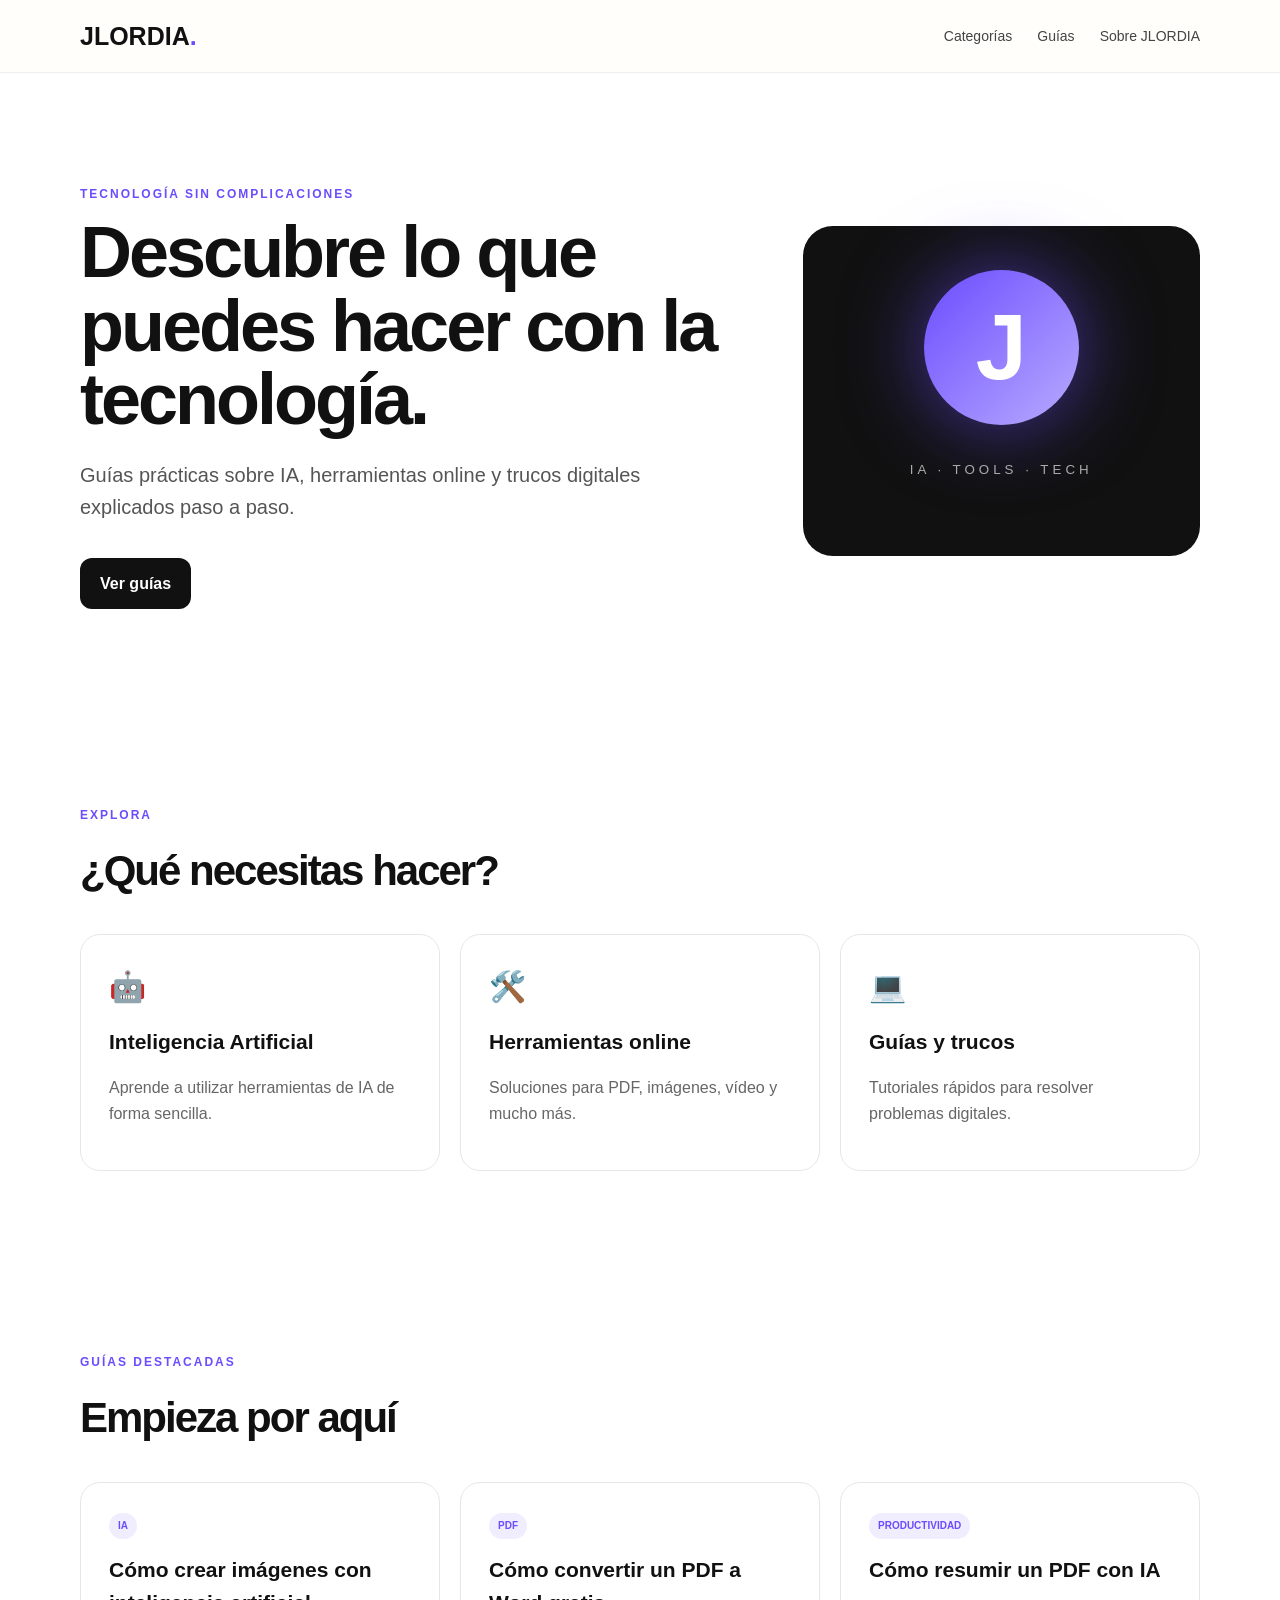
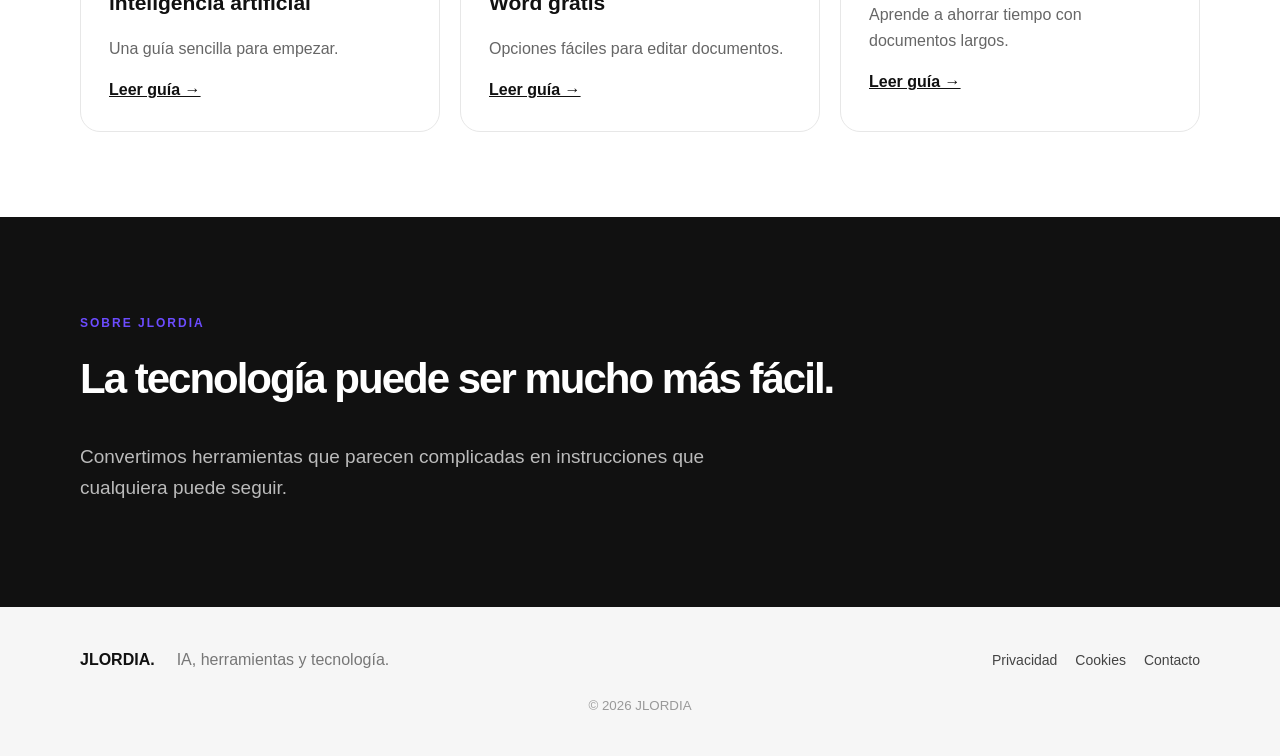
<file: JLORDIA/index.html>
<!doctype html><html lang="es"><head><meta charset="utf-8"><meta name="viewport" content="width=device-width,initial-scale=1"><meta name="description" content="JLORDIA: IA, herramientas online y tecnología explicadas de forma sencilla."><title>JLORDIA — IA, herramientas y tecnología</title><link rel="stylesheet" href="style.css"></head><body><header><div class="nav"><a class="logo" href="index.html">JLORDIA<span>.</span></a><nav><a href="#categorias">Categorías</a><a href="#guias">Guías</a><a href="#sobre">Sobre JLORDIA</a></nav></div></header><main><section class="hero"><div><p class="eyebrow">TECNOLOGÍA SIN COMPLICACIONES</p><h1>Descubre lo que puedes hacer con la tecnología.</h1><p class="lead">Guías prácticas sobre IA, herramientas online y trucos digitales explicados paso a paso.</p><a class="btn" href="#guias">Ver guías</a></div><div class="visual"><div class="orb">J</div><small>IA · TOOLS · TECH</small></div></section><section id="categorias"><p class="eyebrow">EXPLORA</p><h2>¿Qué necesitas hacer?</h2><div class="grid"><article><b>🤖</b><h3>Inteligencia Artificial</h3><p>Aprende a utilizar herramientas de IA de forma sencilla.</p></article><article><b>🛠️</b><h3>Herramientas online</h3><p>Soluciones para PDF, imágenes, vídeo y mucho más.</p></article><article><b>💻</b><h3>Guías y trucos</h3><p>Tutoriales rápidos para resolver problemas digitales.</p></article></div></section><section id="guias"><p class="eyebrow">GUÍAS DESTACADAS</p><h2>Empieza por aquí</h2><div class="grid"><article><label>IA</label><h3>Cómo crear imágenes con inteligencia artificial</h3><p>Una guía sencilla para empezar.</p><a href="imagenes-ia.html">Leer guía →</a></article><article><label>PDF</label><h3>Cómo convertir un PDF a Word gratis</h3><p>Opciones fáciles para editar documentos.</p><a href="pdf-word.html">Leer guía →</a></article><article><label>PRODUCTIVIDAD</label><h3>Cómo resumir un PDF con IA</h3><p>Aprende a ahorrar tiempo con documentos largos.</p><a href="resumir-pdf.html">Leer guía →</a></article></div></section><section class="dark"><div id="sobre"><p class="eyebrow">SOBRE JLORDIA</p><h2>La tecnología puede ser mucho más fácil.</h2><p>Convertimos herramientas que parecen complicadas en instrucciones que cualquiera puede seguir.</p></div></section></main><footer><strong>JLORDIA.</strong><span>IA, herramientas y tecnología.</span><div><a href="privacidad.html">Privacidad</a><a href="cookies.html">Cookies</a><a href="contacto.html">Contacto</a></div><small>© 2026 JLORDIA</small></footer></body></html>
</file>
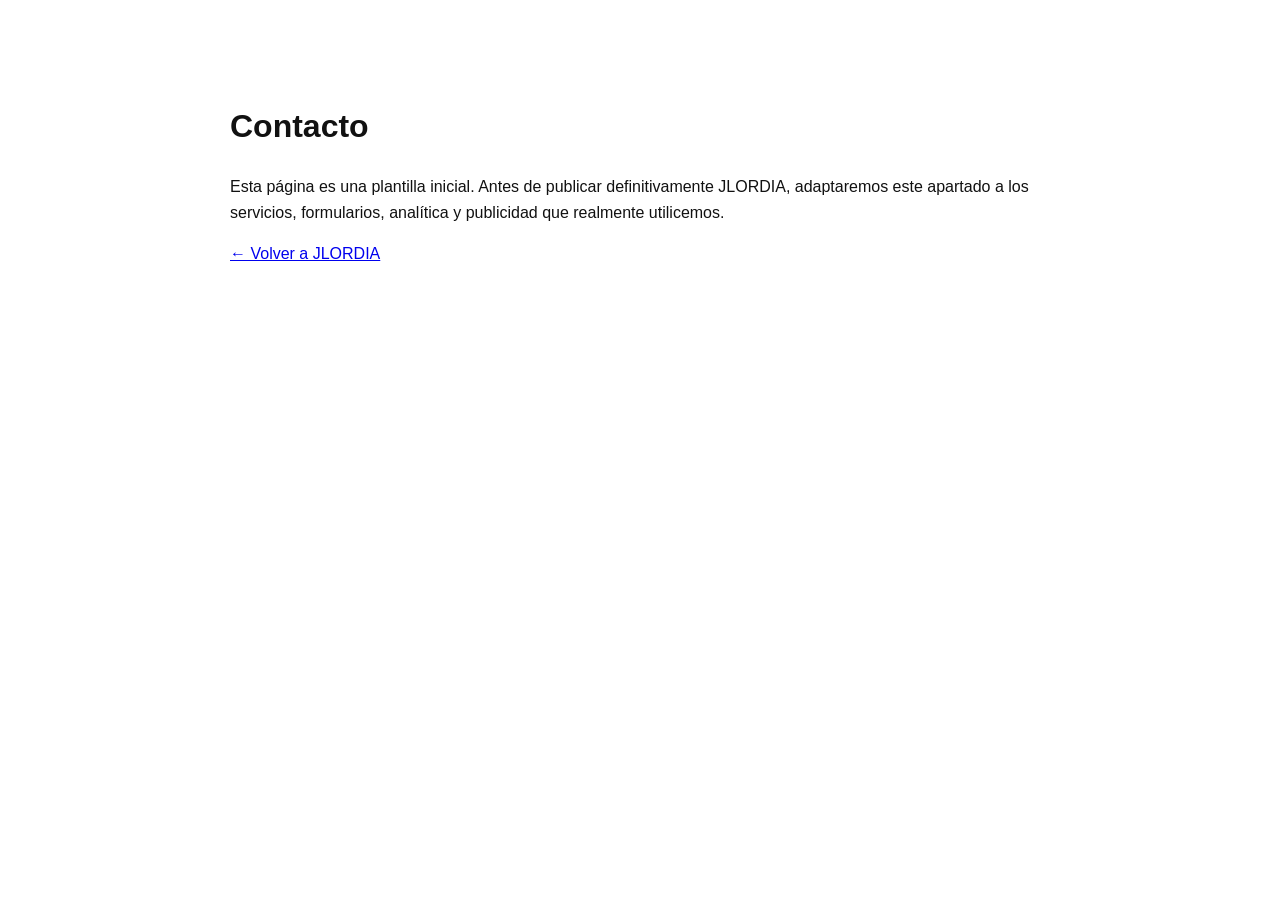
<file: JLORDIA/contacto.html>
<!doctype html><html lang="es"><head><meta charset="utf-8"><meta name="viewport" content="width=device-width,initial-scale=1"><title>Contacto | JLORDIA</title><link rel="stylesheet" href="style.css"></head><body><main style="width:min(820px,92%);margin:auto;padding:80px 0"><h1>Contacto</h1><p>Esta página es una plantilla inicial. Antes de publicar definitivamente JLORDIA, adaptaremos este apartado a los servicios, formularios, analítica y publicidad que realmente utilicemos.</p><p><a href="index.html">← Volver a JLORDIA</a></p></main></body></html>
</file>
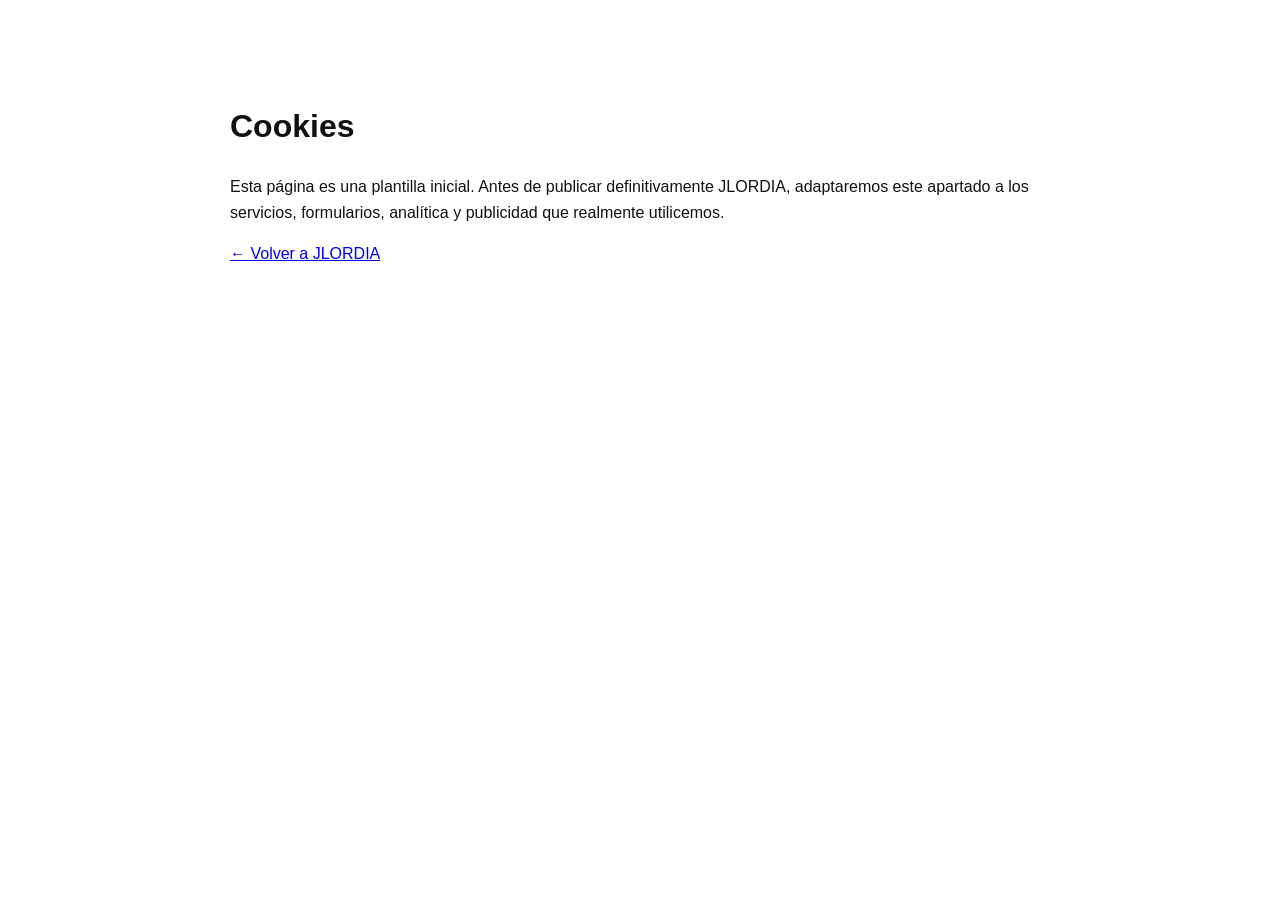
<file: JLORDIA/cookies.html>
<!doctype html><html lang="es"><head><meta charset="utf-8"><meta name="viewport" content="width=device-width,initial-scale=1"><title>Cookies | JLORDIA</title><link rel="stylesheet" href="style.css"></head><body><main style="width:min(820px,92%);margin:auto;padding:80px 0"><h1>Cookies</h1><p>Esta página es una plantilla inicial. Antes de publicar definitivamente JLORDIA, adaptaremos este apartado a los servicios, formularios, analítica y publicidad que realmente utilicemos.</p><p><a href="index.html">← Volver a JLORDIA</a></p></main></body></html>
</file>
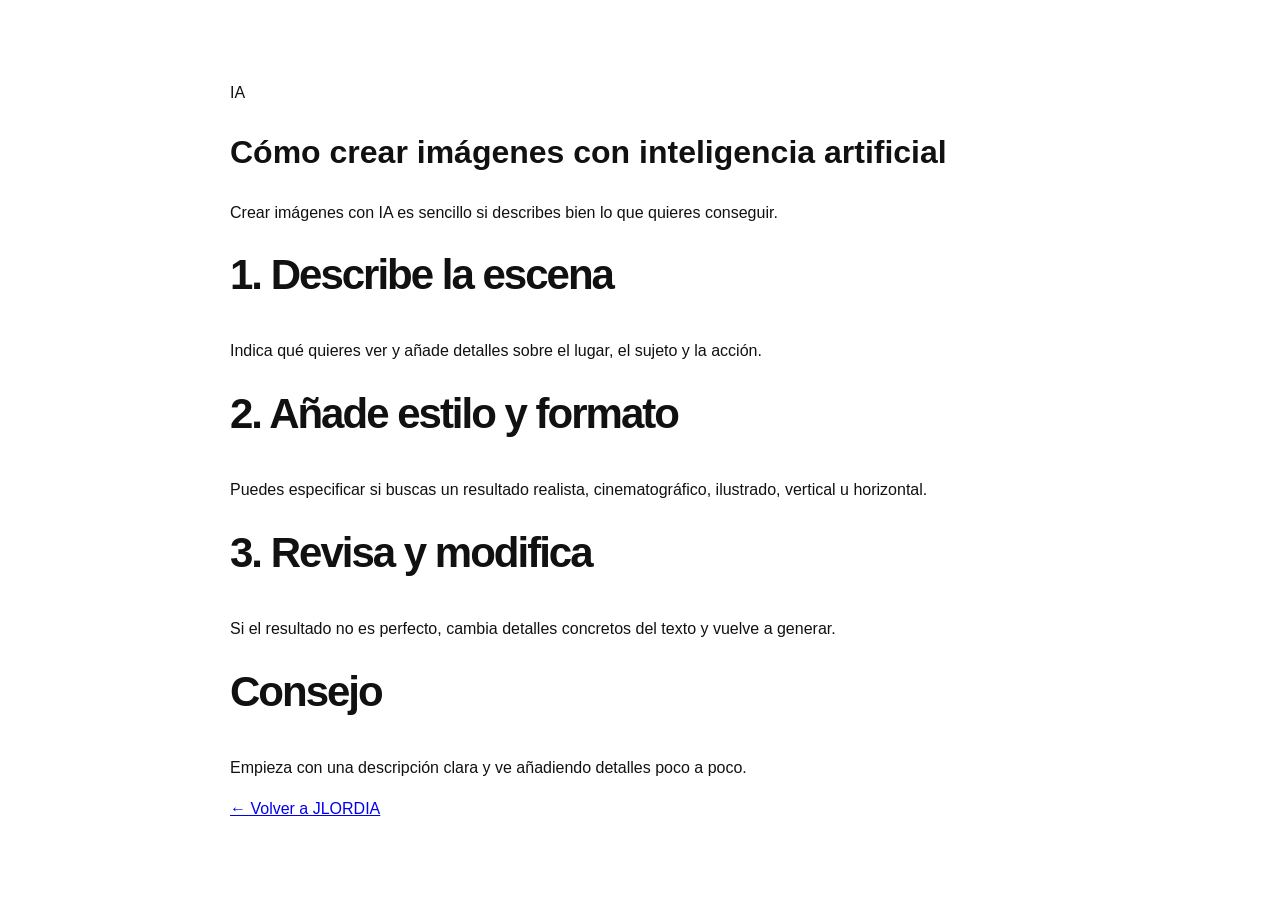
<file: JLORDIA/imagenes-ia.html>
<!doctype html><html lang="es"><head><meta charset="utf-8"><meta name="viewport" content="width=device-width,initial-scale=1"><title>Cómo crear imágenes con IA | JLORDIA</title><link rel="stylesheet" href="style.css"></head><body><main style="width:min(820px,92%);margin:auto;padding:80px 0"><label>IA</label><h1>Cómo crear imágenes con inteligencia artificial</h1><p>Crear imágenes con IA es sencillo si describes bien lo que quieres conseguir.</p><h2>1. Describe la escena</h2><p>Indica qué quieres ver y añade detalles sobre el lugar, el sujeto y la acción.</p><h2>2. Añade estilo y formato</h2><p>Puedes especificar si buscas un resultado realista, cinematográfico, ilustrado, vertical u horizontal.</p><h2>3. Revisa y modifica</h2><p>Si el resultado no es perfecto, cambia detalles concretos del texto y vuelve a generar.</p><h2>Consejo</h2><p>Empieza con una descripción clara y ve añadiendo detalles poco a poco.</p><p><a href="index.html">← Volver a JLORDIA</a></p></main></body></html>
</file>
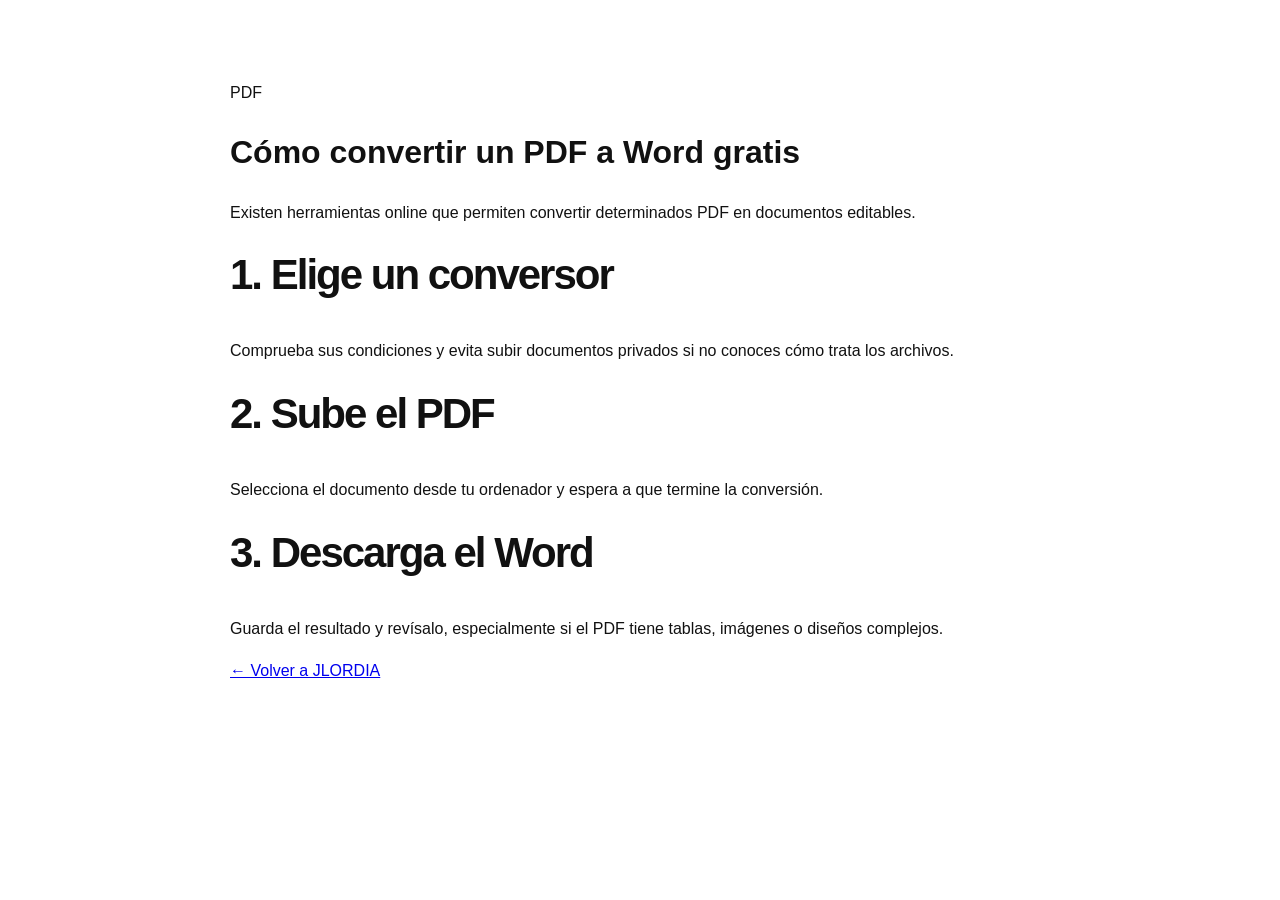
<file: JLORDIA/pdf-word.html>
<!doctype html><html lang="es"><head><meta charset="utf-8"><meta name="viewport" content="width=device-width,initial-scale=1"><title>Cómo convertir PDF a Word | JLORDIA</title><link rel="stylesheet" href="style.css"></head><body><main style="width:min(820px,92%);margin:auto;padding:80px 0"><label>PDF</label><h1>Cómo convertir un PDF a Word gratis</h1><p>Existen herramientas online que permiten convertir determinados PDF en documentos editables.</p><h2>1. Elige un conversor</h2><p>Comprueba sus condiciones y evita subir documentos privados si no conoces cómo trata los archivos.</p><h2>2. Sube el PDF</h2><p>Selecciona el documento desde tu ordenador y espera a que termine la conversión.</p><h2>3. Descarga el Word</h2><p>Guarda el resultado y revísalo, especialmente si el PDF tiene tablas, imágenes o diseños complejos.</p><p><a href="index.html">← Volver a JLORDIA</a></p></main></body></html>
</file>
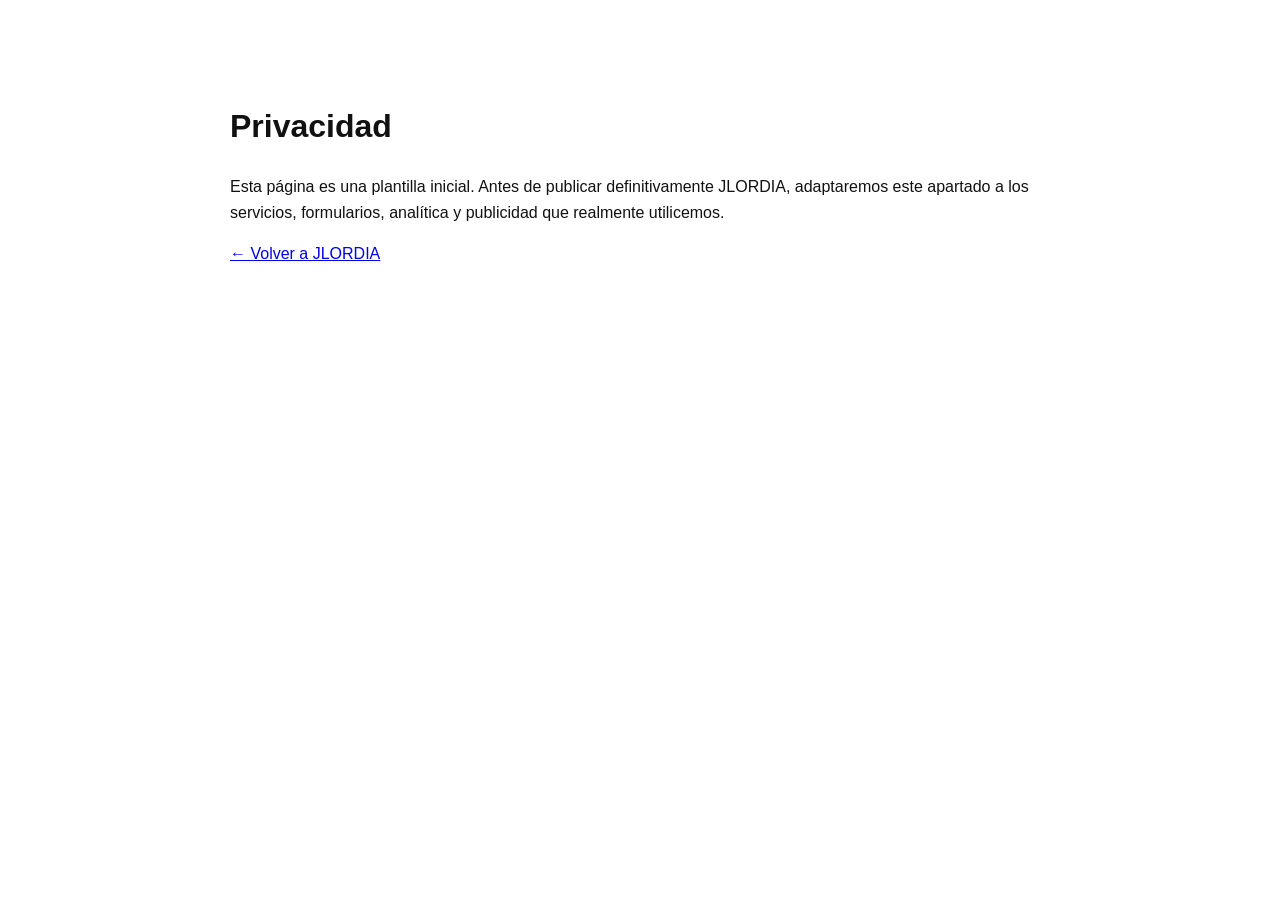
<file: JLORDIA/privacidad.html>
<!doctype html><html lang="es"><head><meta charset="utf-8"><meta name="viewport" content="width=device-width,initial-scale=1"><title>Privacidad | JLORDIA</title><link rel="stylesheet" href="style.css"></head><body><main style="width:min(820px,92%);margin:auto;padding:80px 0"><h1>Privacidad</h1><p>Esta página es una plantilla inicial. Antes de publicar definitivamente JLORDIA, adaptaremos este apartado a los servicios, formularios, analítica y publicidad que realmente utilicemos.</p><p><a href="index.html">← Volver a JLORDIA</a></p></main></body></html>
</file>
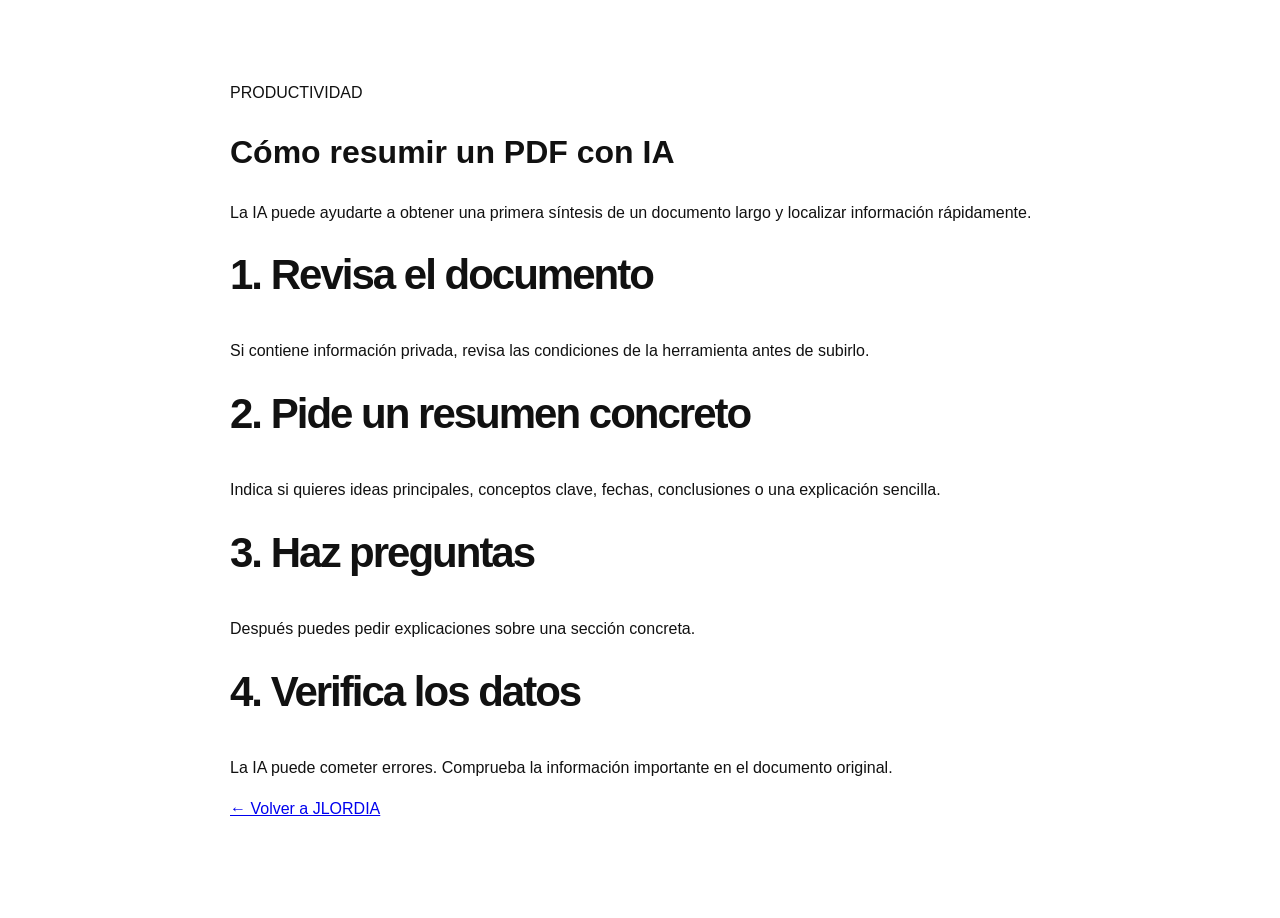
<file: JLORDIA/resumir-pdf.html>
<!doctype html><html lang="es"><head><meta charset="utf-8"><meta name="viewport" content="width=device-width,initial-scale=1"><title>Cómo resumir un PDF con IA | JLORDIA</title><link rel="stylesheet" href="style.css"></head><body><main style="width:min(820px,92%);margin:auto;padding:80px 0"><label>PRODUCTIVIDAD</label><h1>Cómo resumir un PDF con IA</h1><p>La IA puede ayudarte a obtener una primera síntesis de un documento largo y localizar información rápidamente.</p><h2>1. Revisa el documento</h2><p>Si contiene información privada, revisa las condiciones de la herramienta antes de subirlo.</p><h2>2. Pide un resumen concreto</h2><p>Indica si quieres ideas principales, conceptos clave, fechas, conclusiones o una explicación sencilla.</p><h2>3. Haz preguntas</h2><p>Después puedes pedir explicaciones sobre una sección concreta.</p><h2>4. Verifica los datos</h2><p>La IA puede cometer errores. Comprueba la información importante en el documento original.</p><p><a href="index.html">← Volver a JLORDIA</a></p></main></body></html>
</file>
<file: JLORDIA/style.css>
*{box-sizing:border-box}html{scroll-behavior:smooth}body{margin:0;font-family:Arial,sans-serif;color:#111;line-height:1.6}header{position:sticky;top:0;background:#fffefbf2;backdrop-filter:blur(10px);border-bottom:1px solid #eee;z-index:5}.nav{width:min(1120px,92%);height:72px;margin:auto;display:flex;align-items:center;justify-content:space-between}.logo{font-size:25px;font-weight:900;text-decoration:none;color:#111}.logo span,.eyebrow{color:#6c4cff}nav{display:flex;gap:25px}nav a,footer a{color:#444;text-decoration:none;font-size:14px}.hero,section{width:min(1120px,92%);margin:auto}.hero{min-height:620px;padding:100px 0;display:grid;grid-template-columns:1.25fr .75fr;gap:60px;align-items:center}.eyebrow{font-size:12px;font-weight:800;letter-spacing:2px}.hero h1{font-size:clamp(44px,6vw,72px);line-height:1.02;letter-spacing:-3px;margin:10px 0 22px}.lead{font-size:20px;color:#555;max-width:650px}.btn{display:inline-block;margin-top:15px;background:#111;color:#fff;text-decoration:none;padding:13px 20px;border-radius:12px;font-weight:700}.visual{height:330px;border-radius:30px;background:#111;display:grid;place-items:center;color:#aaa}.orb{width:155px;height:155px;border-radius:50%;display:grid;place-items:center;font-size:92px;font-weight:900;color:#fff;background:linear-gradient(135deg,#6c4cff,#b8abff);box-shadow:0 0 80px #6c4cff99}.visual small{letter-spacing:4px;margin-top:-85px}section:not(.hero){padding:85px 0}h2{font-size:42px;letter-spacing:-2px;margin:5px 0 30px}.grid{display:grid;grid-template-columns:repeat(3,1fr);gap:20px}.grid article{border:1px solid #e7e7e7;border-radius:20px;padding:28px;background:#fff}.grid b{font-size:30px}.grid h3{font-size:21px;margin:14px 0 8px}.grid p{color:#666}.grid a{color:#111;font-weight:700}.grid label{display:inline-block;background:#f0edff;color:#6c4cff;padding:5px 9px;border-radius:20px;font-size:10px;font-weight:800}.dark{width:100%!important;max-width:none!important;background:#111;color:#fff;padding-left:calc((100% - min(1120px,92%))/2)!important;padding-right:calc((100% - min(1120px,92%))/2)!important}.dark p:not(.eyebrow){color:#bbb;font-size:19px;max-width:650px}footer{background:#f6f6f6;padding:40px max(4%,calc((100% - 1120px)/2));display:flex;gap:22px;flex-wrap:wrap;align-items:center}footer span{color:#777}footer div{margin-left:auto;display:flex;gap:18px}footer small{width:100%;text-align:center;color:#999}@media(max-width:750px){nav{display:none}.hero{grid-template-columns:1fr;padding:65px 0}.hero h1{letter-spacing:-2px}.visual{height:250px}.grid{grid-template-columns:1fr}h2{font-size:34px}.dark{padding-left:4%!important;padding-right:4%!important}footer div{margin-left:0}}
</file>
